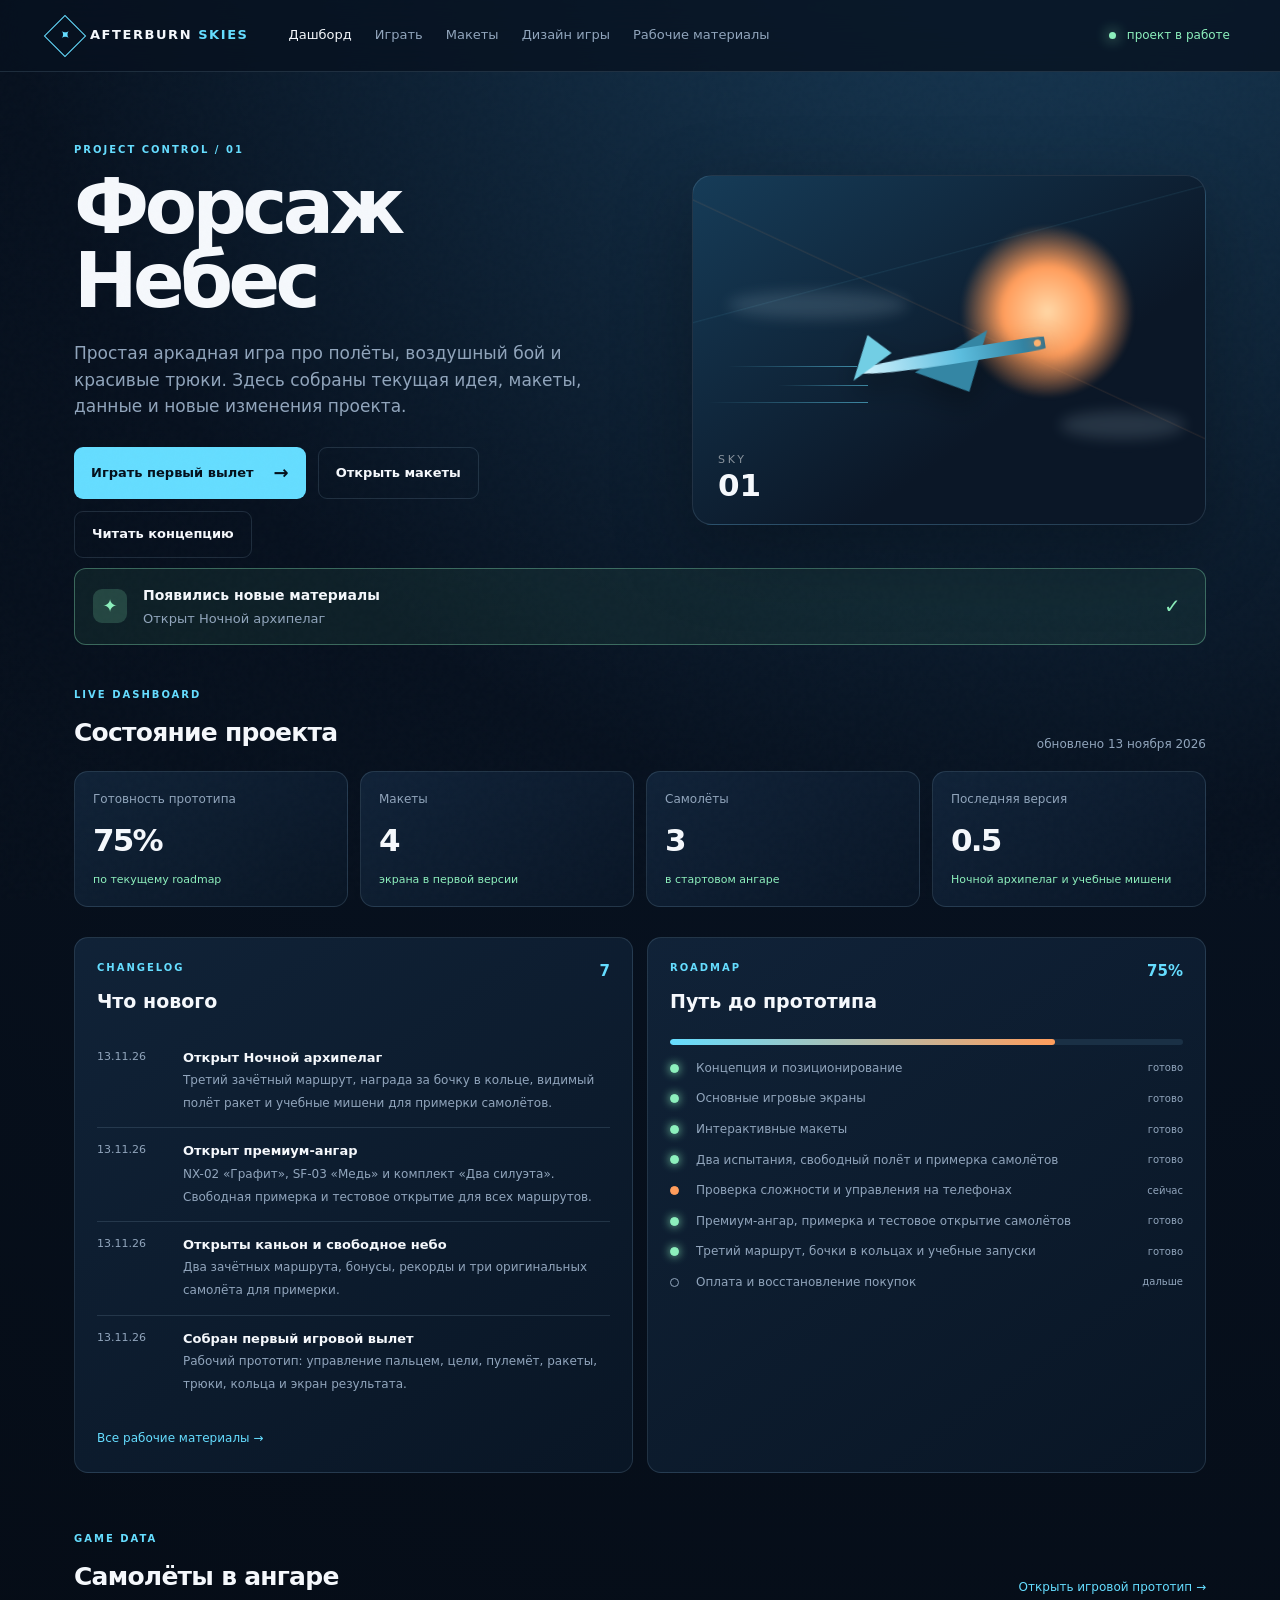
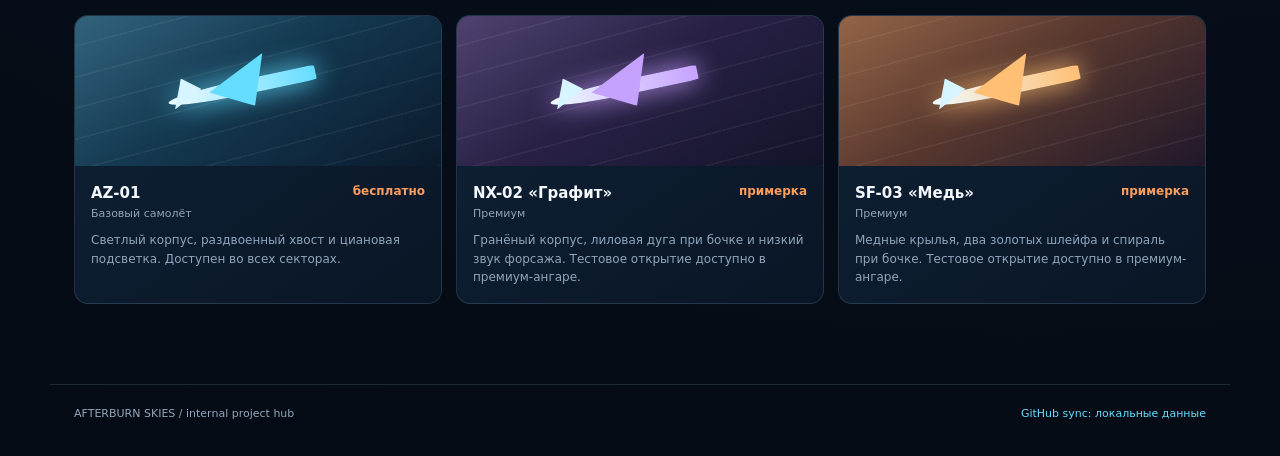
<file: index.html>
<!doctype html>
<html lang="ru">
<head>
  <meta charset="utf-8">
  <meta name="viewport" content="width=device-width, initial-scale=1">
  <meta name="theme-color" content="#07111f">
  <title>Afterburn Skies — командный центр</title>
  <link rel="stylesheet" href="styles.css">
</head>
<body>
  <div class="noise"></div>
  <header class="topbar">
    <a class="brand" href="./"><span class="brand-mark">✦</span><span>AFTERBURN <em>SKIES</em></span></a>
    <nav>
      <a class="active" href="./">Дашборд</a>
      <a href="game/">Играть</a>
      <a href="mockups/">Макеты</a>
      <a href="docs/game-design.md">Дизайн игры</a>
      <a href="docs/working-materials.md">Рабочие материалы</a>
    </nav>
    <div class="status-pill"><span class="status-dot"></span> проект в работе</div>
  </header>

  <main class="shell">
    <section class="hero">
      <div>
        <p class="eyebrow">PROJECT CONTROL / 01</p>
        <h1>Форсаж Небес</h1>
        <p class="hero-copy">Простая аркадная игра про полёты, воздушный бой и красивые трюки. Здесь собраны текущая идея, макеты, данные и новые изменения проекта.</p>
        <div class="hero-actions"><a class="button primary" href="game/">Играть первый вылет <span>→</span></a><a class="button ghost" href="mockups/">Открыть макеты</a><a class="button ghost" href="docs/game-design.md">Читать концепцию</a></div>
      </div>
      <div class="hero-art" aria-label="Декоративная иллюстрация самолёта">
        <div class="sun"></div><div class="cloud cloud-a"></div><div class="cloud cloud-b"></div>
        <div class="plane"><span class="plane-wing"></span><span class="plane-body"></span><span class="plane-tail"></span></div>
        <div class="speed-line line-a"></div><div class="speed-line line-b"></div><div class="speed-line line-c"></div>
        <div class="art-label">SKY<br><strong>01</strong></div>
      </div>
    </section>

    <section id="new" class="notice-panel hidden">
      <div class="notice-icon">✦</div><div><strong id="notice-title">Появились новые материалы</strong><p id="notice-copy">Проверьте список изменений проекта.</p></div><button id="mark-seen" class="icon-button" title="Отметить просмотренным">✓</button>
    </section>

    <section class="section-head"><div><p class="eyebrow">LIVE DASHBOARD</p><h2>Состояние проекта</h2></div><span class="updated" id="last-updated">загрузка данных…</span></section>
    <section class="metrics" id="metrics"></section>

    <section class="grid-2">
      <article class="panel updates-panel"><div class="panel-head"><div><p class="eyebrow">CHANGELOG</p><h3>Что нового</h3></div><span class="count" id="update-count">0</span></div><div id="updates" class="updates-list"></div><a class="text-link" href="docs/working-materials.md">Все рабочие материалы →</a></article>
      <article class="panel roadmap-panel"><div class="panel-head"><div><p class="eyebrow">ROADMAP</p><h3>Путь до прототипа</h3></div><span class="progress-label" id="progress-label">0%</span></div><div class="progress"><span id="progress-bar"></span></div><div id="roadmap" class="roadmap"></div></article>
    </section>

    <section class="section-head compact"><div><p class="eyebrow">GAME DATA</p><h2>Самолёты в ангаре</h2></div><a class="text-link" href="game/">Открыть игровой прототип →</a></section>
    <section id="planes" class="planes-grid"></section>
  </main>

  <footer class="footer"><span>AFTERBURN SKIES / internal project hub</span><span id="api-status">GitHub sync: проверка…</span></footer>
  <script src="app.js"></script>
</body>
</html>
</file>
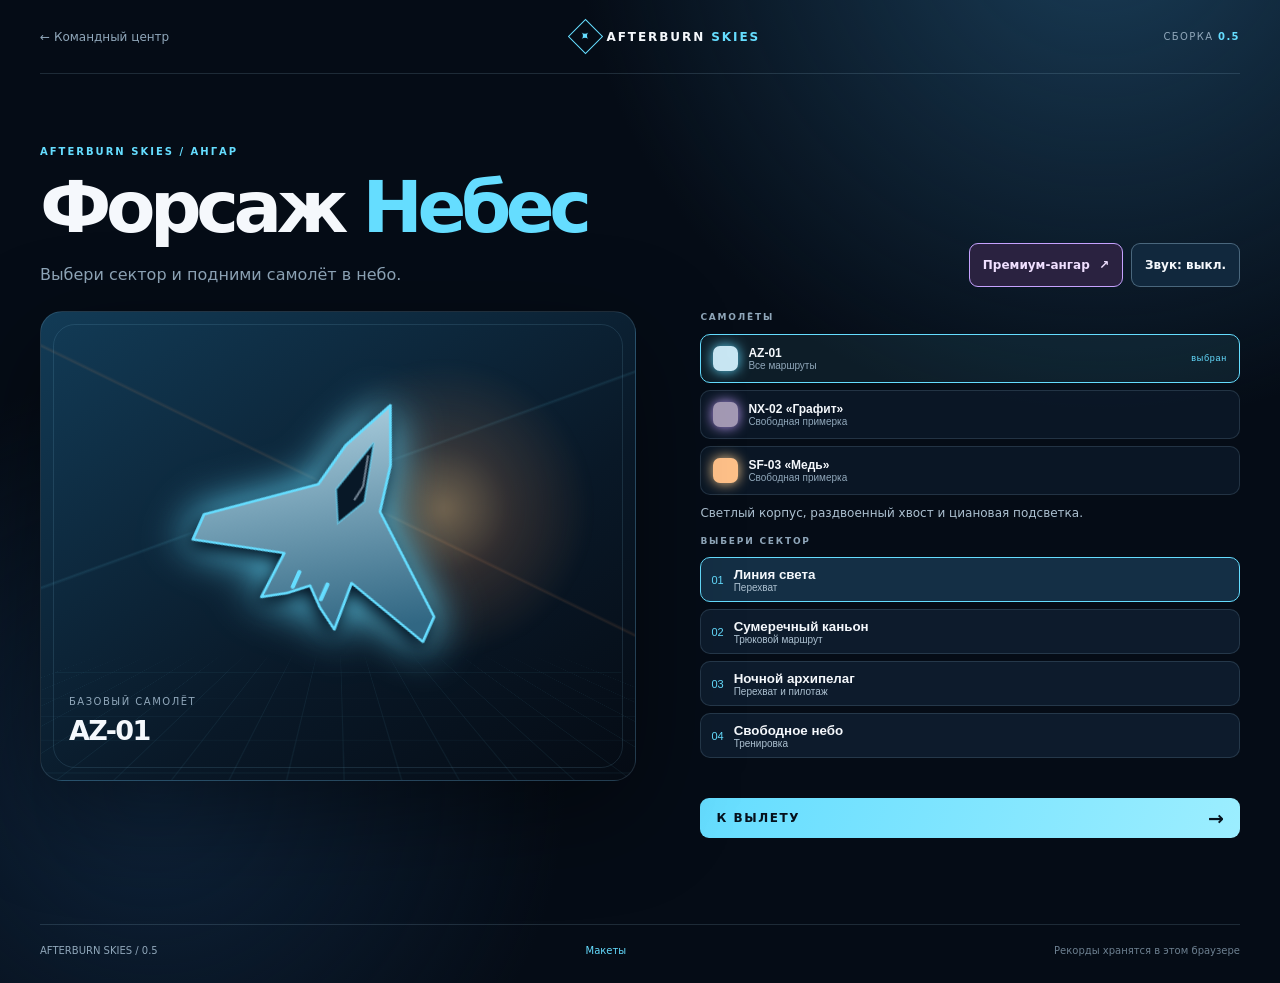
<file: game/index.html>
<!doctype html>
<html lang="ru">
<head>
  <meta charset="utf-8">
  <meta name="viewport" content="width=device-width, initial-scale=1, viewport-fit=cover">
  <meta name="theme-color" content="#07111f">
  <title>Afterburn Skies — Форсаж Небес</title>
  <link rel="stylesheet" href="game.css?v=030">
  <link rel="stylesheet" href="sectors.css?v=050">
  <link rel="stylesheet" href="premium.css?v=050">
</head>
<body>
  <div class="game-shell">
    <header class="game-topbar">
      <a class="back-link" href="../" aria-label="Командный центр">← <span>Командный центр</span></a>
      <div class="game-brand"><span class="brand-spark" aria-hidden="true">✦</span><span>AFTERBURN <b>SKIES</b></span></div>
      <span class="build-label">СБОРКА <b>0.5</b></span>
    </header>
    <main>
      <section id="hangar-screen" class="game-screen active" aria-labelledby="hangar-title">
        <div class="screen-intro">
          <div><p class="eyebrow">AFTERBURN SKIES / АНГАР</p>
          <h1 id="hangar-title">Форсаж <em>Небес</em></h1>
          <p class="screen-lead">Выбери сектор и подними самолёт в небо.</p></div>
          <div class="hangar-actions">
            <button id="shop-button" class="quiet-button shop-entry" type="button">Премиум-ангар <span aria-hidden="true">↗</span></button>
            <button id="sound-button" class="quiet-button" type="button" aria-pressed="false">Звук: выкл.</button>
          </div>
        </div>
        <div class="hangar-layout">
          <div class="hangar-stage" id="hangar-stage">
            <div class="stage-grid"></div><div class="stage-sun"></div>
            <div class="airframe-art" id="airframe-art" aria-hidden="true"></div>
            <div class="stage-caption"><span id="stage-role">БАЗОВЫЙ САМОЛЁТ</span><strong id="stage-name">AZ-01</strong></div>
          </div>
          <div class="hangar-info">
            <p class="select-label" id="planes-label">САМОЛЁТЫ</p>
            <div class="plane-picker" id="plane-picker" role="group" aria-labelledby="planes-label"></div>
            <p id="plane-description" class="selection-copy"></p>
            <p class="select-label" id="sectors-label">ВЫБЕРИ СЕКТОР</p>
            <div class="sector-picker" id="sector-picker" role="group" aria-labelledby="sectors-label"></div>
            <p id="selection-hint" class="selection-copy" role="status"></p>
            <button id="fly-button" class="primary-button" type="button">К ВЫЛЕТУ <span aria-hidden="true">→</span></button>
          </div>
        </div>
      </section>
      <section id="premium-screen" class="game-screen" aria-labelledby="premium-title" hidden>
        <div class="premium-header">
          <button id="premium-back" class="text-button" type="button">← В ангар</button>
          <h1 id="premium-title" tabindex="-1">Премиум-ангар</h1>
          <p class="screen-lead">Выбери силуэт и испытай его в свободном полёте. Открытый самолёт доступен на всех маршрутах с теми же лётными характеристиками.</p>
          <p class="premium-note">Тестовая витрина. Самолёты открываются бесплатно в этом браузере.</p>
        </div>
        <div id="premium-cards" class="premium-cards"></div>
        <div id="premium-bundle" class="premium-bundle"></div>
        <p id="premium-feedback" class="selection-copy" role="status"></p>
      </section>
      <section id="briefing-screen" class="game-screen" aria-labelledby="briefing-title" hidden>
        <div class="briefing-wrap">
          <p class="eyebrow" id="briefing-label"></p>
          <h1 id="briefing-title" tabindex="-1"></h1>
          <p id="briefing-description" class="screen-lead"></p>
          <div class="briefing-card"><span class="mission-icon" aria-hidden="true">◎</span><div><b id="briefing-plane"></b><p id="briefing-controls"></p></div><span id="briefing-time" class="briefing-time"></span></div>
          <div class="briefing-steps" id="briefing-bonuses">✚ Ремонт восстанавливает энергию · ✦ Заряд продлевает серию</div>
          <div class="briefing-actions"><button id="start-mission" class="primary-button" type="button">НАЧАТЬ ВЫЛЕТ <span aria-hidden="true">→</span></button><button id="back-hangar" class="text-button" type="button">← Назад</button></div>
        </div>
      </section>
      <section id="flight-screen" class="game-screen flight-screen" hidden aria-label="Игровой вылет">
        <div class="flight-frame">
          <canvas id="flight-canvas" tabindex="-1" aria-label="Игровое поле: веди самолёт пальцем или стрелками"></canvas>
          <div class="flight-top-hud">
            <div class="hud-block"><span id="flight-sector"></span><b id="flight-title"></b></div>
            <div class="hud-score"><small>ОЧКИ</small><strong id="score-value">0</strong></div>
            <button id="pause-button" class="pause-button" type="button" aria-label="Пауза">Ⅱ</button>
          </div>
          <div class="mission-hud">
            <div class="hud-cell" id="target-hud"><span>ЦЕЛИ</span><b id="target-value"></b></div>
            <div class="hud-cell"><span>КОЛЬЦА</span><b id="ring-value"></b></div>
            <div class="hud-cell" id="time-hud"><span>ВРЕМЯ</span><b id="time-value"></b></div>
            <div class="hud-cell" id="energy-hud"><span>ЭНЕРГИЯ</span><b id="energy-value"></b></div>
            <div class="hud-cell"><span>СЕРИЯ</span><b id="combo-value"></b><small id="combo-time"></small></div>
            <div class="hud-cell" id="leader-hud" hidden><span>ЛИДЕР</span><b id="leader-value"></b></div>
          </div>
          <div id="flight-message" class="flight-message hidden" role="status"><span></span><small></small></div>
          <div class="flight-controls" id="flight-controls">
            <button id="trick-button" class="control-button trick" type="button"><span aria-hidden="true">↻</span><small>ТРЮК</small></button>
            <button id="fire-button" class="control-button fire" type="button"><span aria-hidden="true">●</span><small>ОГОНЬ</small></button>
            <button id="missile-button" class="control-button missile" type="button"><span aria-hidden="true">◈</span><small>РАКЕТА <b id="missile-count">3</b></small></button>
            <button id="end-free" class="quiet-button" type="button" hidden>В АНГАР</button>
          </div>
          <div id="pause-overlay" class="pause-overlay" hidden><div class="pause-card"><p class="eyebrow">ПАУЗА</p><h2>Небо подождёт</h2><button id="resume-button" class="primary-button" type="button">ПРОДОЛЖИТЬ <span aria-hidden="true">→</span></button><button id="quit-button" class="text-button" type="button">В ангар</button></div></div>
        </div>
      </section>
      <section id="result-screen" class="game-screen result-screen" hidden aria-labelledby="result-title">
        <div class="result-wrap">
          <p class="eyebrow" id="result-sector"></p>
          <h1 id="result-title" tabindex="-1"></h1>
          <p id="result-copy" class="screen-lead"></p>
          <div class="result-score"><span>ИТОГОВЫЙ СЧЁТ</span><strong id="result-score"></strong><small id="result-record"></small></div>
          <div class="result-stats">
            <div id="result-target-row"><span>Цели</span><b id="result-targets"></b></div>
            <div><span>Кольца</span><b id="result-rings"></b></div>
            <div><span>Трюки</span><b id="result-tricks"></b></div>
            <div><span>Бочки в кольце</span><b id="result-perfect"></b></div>
            <div><span>Бонусы</span><b id="result-bonuses"></b></div>
          </div>
          <div class="result-actions"><button id="next-sector" class="primary-button" type="button" hidden></button><button id="retry-button" class="quiet-button" type="button">ПОВТОРИТЬ <span aria-hidden="true">↻</span></button><button id="result-hangar" class="text-button" type="button">← В ангар</button></div>
        </div>
      </section>
    </main>
    <footer class="game-footer"><span>AFTERBURN SKIES / 0.5</span><a href="../mockups/">Макеты</a><span id="save-status">Рекорды хранятся в этом браузере</span></footer>
  </div>
  <script src="content.js?v=050"></script>
  <script src="scene.js?v=050"></script>
  <script src="premium.js?v=050"></script>
  <script src="game.js?v=050"></script>
</body>
</html>
</file>
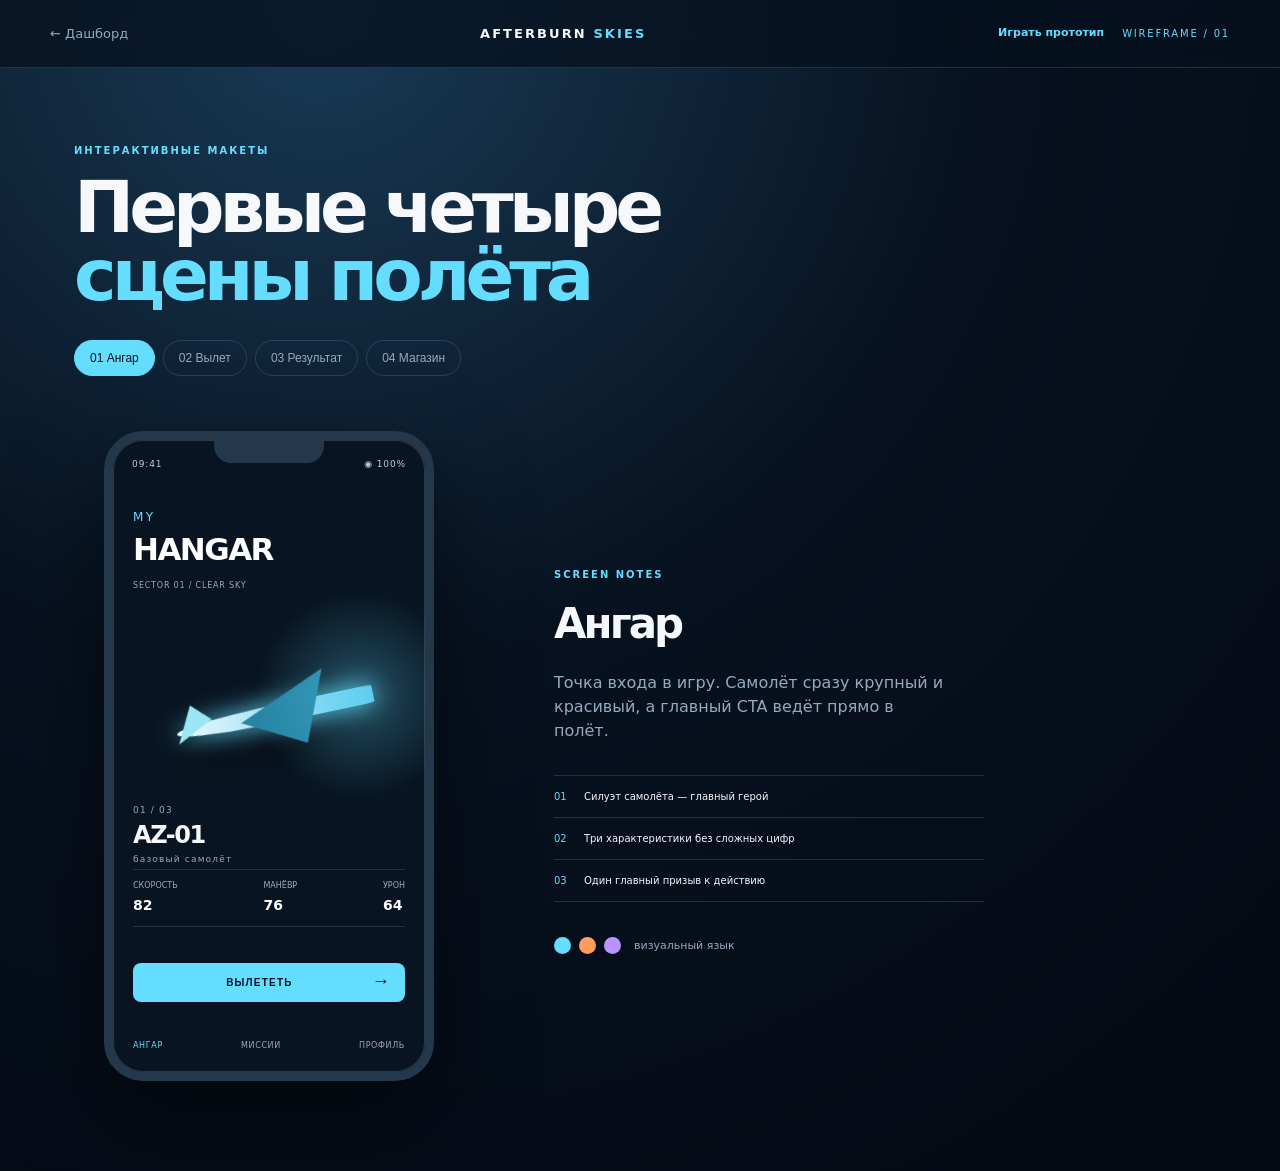
<file: mockups/index.html>
<!doctype html>
<html lang="ru">
<head>
  <meta charset="utf-8"><meta name="viewport" content="width=device-width,initial-scale=1">
  <title>Afterburn Skies — макеты</title><link rel="stylesheet" href="mockups.css"><style>.mock-links{display:flex;align-items:center;gap:18px}.mock-links a{color:#65ddff;text-decoration:none;font-size:11px;font-weight:700}</style>
</head>
<body>
  <header class="mock-top"><a href="../" class="back">← Дашборд</a><div class="mock-brand">AFTERBURN <span>SKIES</span></div><div class="mock-links"><a href="../game/">Играть прототип</a><div class="mock-tag">WIREFRAME / 01</div></div></header>
  <main class="mock-shell">
    <section class="intro"><p>ИНТЕРАКТИВНЫЕ МАКЕТЫ</p><h1>Первые четыре<br><span>сцены полёта</span></h1><div class="tabs"><button class="tab active" data-screen="hangar">01 Ангар</button><button class="tab" data-screen="flight">02 Вылет</button><button class="tab" data-screen="result">03 Результат</button><button class="tab" data-screen="shop">04 Магазин</button></div></section>
    <section class="stage">
      <div class="phone"><div class="phone-notch"></div><div id="hangar" class="screen active-screen">
        <div class="screen-nav"><span>09:41</span><span>◉ 100%</span></div><div class="game-title">MY<br><b>HANGAR</b><small>SECTOR 01 / CLEAR SKY</small></div>
        <div class="hanger-plane blue"><i></i></div><div class="hanger-light"></div><div class="plane-label"><span>01 / 03</span><strong>AZ-01</strong><em>базовый самолёт</em></div>
        <div class="stats"><span>скорость <b>82</b></span><span>манёвр <b>76</b></span><span>урон <b>64</b></span></div><button class="fly-btn" data-screen="flight">ВЫЛЕТЕТЬ <b>→</b></button><div class="bottom-nav"><span class="selected">АНГАР</span><span>МИССИИ</span><span>ПРОФИЛЬ</span></div>
      </div>
      <div id="flight" class="screen flight-screen"><div class="screen-nav"><span>MISSION 01</span><span>02:17</span></div><div class="flight-sky"><div class="sun-dot"></div><div class="flight-cloud c1"></div><div class="flight-cloud c2"></div><div class="target">+<br><b>LOCK</b></div><div class="flight-plane"></div><div class="flight-lines"></div></div><div class="hud"><div><small>ЦЕЛЬ</small><strong>03 / 05</strong></div><div class="energy"><small>ЭНЕРГИЯ</small><span><i></i></span></div></div><div class="controls"><button>↻<small>ТРЮК</small></button><button class="fire">●<small>ОГОНЬ</small></button><button>◈<small>РАКЕТА</small></button></div></div>
      <div id="result" class="screen result-screen"><div class="screen-nav"><span>MISSION COMPLETE</span><span>✦</span></div><div class="result-copy"><p>ВЫЛЕТ 01</p><h2>ЧИСТОЕ<br><span>НЕБО</span></h2><div class="medal">✦</div><strong>12 480</strong><small>ОЧКОВ</small></div><div class="result-row"><span>Сбито целей <b>05</b></span><span>Трюки <b>03</b></span><span>Точность <b>87%</b></span></div><button class="fly-btn" data-screen="hangar">В АНГАР <b>→</b></button></div>
      <div id="shop" class="screen shop-screen"><div class="screen-nav"><span>КОНЦЕПТ</span><span>МАГАЗИН</span></div><div class="shop-head"><p>ВЫБЕРИ СВОЙ СИЛУЭТ</p><h2>PREMIUM<br><span>HANGAR</span></h2></div><div class="shop-plane purple"><i></i></div><div class="shop-card"><div><b>NX-02</b><small>графитовый силуэт</small></div><strong>ПРИМЕРКА</strong></div><button class="fly-btn orange" data-screen="hangar">ПОСМОТРЕТЬ <b>→</b></button></div>
      </div>
      <aside class="notes"><p class="eyebrow">SCREEN NOTES</p><h2 id="note-title">Ангар</h2><p id="note-copy">Точка входа в игру. Самолёт сразу крупный и красивый, а главный CTA ведёт прямо в полёт.</p><div class="note-list" id="note-list"><span>01 <b>Силуэт самолёта — главный герой</b></span><span>02 <b>Три характеристики без сложных цифр</b></span><span>03 <b>Один главный призыв к действию</b></span></div><div class="swatches"><i></i><i></i><i></i><span>визуальный язык</span></div></aside>
    </section>
  </main>
  <script>
    const notes={hangar:['Ангар','Точка входа в игру. Самолёт сразу крупный и красивый, а главный CTA ведёт прямо в полёт.',['Силуэт самолёта — главный герой','Три характеристики без сложных цифр','Один главный призыв к действию']],flight:['Вылет','Игрок видит только небо, цель и три действия: трюк, огонь, ракета. Интерфейс не закрывает обзор.',['Автоприцел помогает начать сразу','Энергия читается одним взглядом','Кнопка трюка доступна большим пальцем']],result:['Результат','После миссии игрок получает короткую эмоциональную награду и сразу понимает, что улучшил.',['Большой результат без таблиц','Три понятных показателя','Повторить или вернуться в ангар']],shop:['Магазин','Премиальные самолёты продаются через образ, звук и особый стиль, а не через обязательную силу.',['Большой предпросмотр','Понятная цена','Без давления и таймеров'] ]};
    function activate(name){document.querySelectorAll('.screen').forEach(x=>x.classList.toggle('active-screen',x.id===name));document.querySelectorAll('.tab').forEach(x=>x.classList.toggle('active',x.dataset.screen===name));let n=notes[name];document.querySelector('#note-title').textContent=n[0];document.querySelector('#note-copy').textContent=n[1];document.querySelector('#note-list').innerHTML=n[2].map((x,i)=>`<span>0${i+1} <b>${x}</b></span>`).join('');window.scrollTo({top:0,behavior:'smooth'})};
    document.querySelectorAll('[data-screen]').forEach(x=>x.addEventListener('click',()=>activate(x.dataset.screen)));
  </script>
</body>
</html>
</file>
<file: styles.css>
:root{--bg:#07111f;--panel:#0d1b2d;--panel2:#12253b;--text:#f5f8fc;--muted:#91a5bc;--line:rgba(157,190,219,.16);--cyan:#65ddff;--orange:#ff9d5c;--green:#8df0bd;--shadow:0 24px 80px rgba(0,0,0,.28)}
*{box-sizing:border-box}html{scroll-behavior:smooth}body{margin:0;background:radial-gradient(circle at 80% -10%,#193e5b 0,#07111f 42%,#050b14 100%);color:var(--text);font:15px/1.55 Inter,ui-sans-serif,system-ui,-apple-system,"Segoe UI",sans-serif;min-height:100vh}.noise{position:fixed;inset:0;pointer-events:none;opacity:.035;background-image:url("data:image/svg+xml,%3Csvg viewBox='0 0 180 180' xmlns='http://www.w3.org/2000/svg'%3E%3Cfilter id='n'%3E%3CfeTurbulence type='fractalNoise' baseFrequency='.9' numOctaves='3' stitchTiles='stitch'/%3E%3C/filter%3E%3Crect width='100%25' height='100%25' filter='url(%23n)' opacity='.5'/%3E%3C/svg%3E")}.topbar{height:72px;border-bottom:1px solid var(--line);display:flex;align-items:center;gap:40px;padding:0 max(24px,calc((100% - 1180px)/2));position:sticky;top:0;z-index:10;background:rgba(7,17,31,.78);backdrop-filter:blur(18px)}.brand{display:flex;align-items:center;gap:10px;color:var(--text);text-decoration:none;font-weight:800;letter-spacing:.12em;font-size:13px;white-space:nowrap}.brand em{font-style:normal;color:var(--cyan)}.brand-mark{display:grid;place-items:center;width:30px;height:30px;border:1px solid var(--cyan);color:var(--cyan);transform:rotate(45deg);font-size:14px}.brand-mark::first-letter{transform:rotate(-45deg)}nav{display:flex;gap:23px;flex:1}nav a{color:var(--muted);text-decoration:none;font-size:13px}nav a:hover,nav a.active{color:var(--text)}.status-pill{font-size:12px;color:var(--green);white-space:nowrap}.status-dot{display:inline-block;width:7px;height:7px;background:var(--green);border-radius:50%;margin-right:7px;box-shadow:0 0 14px var(--green)}.shell{max-width:1180px;margin:auto;padding:70px 24px 80px}.hero{display:grid;grid-template-columns:1.05fr .95fr;min-height:390px;align-items:center;gap:50px}.eyebrow{font-size:10px;letter-spacing:.2em;color:var(--cyan);font-weight:800;margin:0 0 12px}.hero h1{font-size:clamp(42px,7vw,76px);line-height:.98;letter-spacing:-.06em;margin:0 0 22px;max-width:640px}.hero-copy{max-width:540px;color:var(--muted);font-size:17px}.hero-actions{display:flex;gap:12px;margin-top:28px;flex-wrap:wrap}.button{display:inline-flex;align-items:center;gap:20px;padding:12px 17px;border-radius:9px;text-decoration:none;font-weight:750;font-size:13px}.button.primary{background:var(--cyan);color:#04101c}.button.primary span{font-size:18px}.button.ghost{border:1px solid var(--line);color:var(--text)}.hero-art{height:350px;border:1px solid var(--line);border-radius:20px;overflow:hidden;position:relative;background:linear-gradient(145deg,#163c58,#0b1727 65%);box-shadow:var(--shadow)}.hero-art::before{content:"";position:absolute;inset:0;background:linear-gradient(165deg,transparent 30%,rgba(101,221,255,.08) 30.2%,transparent 30.5%),linear-gradient(25deg,transparent 55%,rgba(255,157,92,.09) 55.2%,transparent 55.5%)}.sun{position:absolute;width:175px;height:175px;border-radius:50%;right:70px;top:48px;background:radial-gradient(circle,#ffd7a6 0,#ff9d5c 36%,rgba(255,157,92,0) 70%);filter:blur(2px)}.cloud{position:absolute;height:28px;border-radius:50%;background:rgba(212,241,255,.14);filter:blur(7px)}.cloud-a{width:180px;top:115px;left:35px}.cloud-b{width:125px;top:235px;right:20px}.plane{position:absolute;left:27%;top:40%;width:230px;height:85px;transform:rotate(-9deg);filter:drop-shadow(0 14px 15px rgba(0,0,0,.35))}.plane-body{position:absolute;left:25px;top:36px;width:190px;height:14px;border-radius:100% 20% 20% 100%;background:linear-gradient(90deg,#d7f5ff,#5cbdde 55%,#25708f)}.plane-body::after{content:"";position:absolute;right:4px;top:3px;width:7px;height:7px;border-radius:50%;background:#ffb26f;box-shadow:0 0 12px #ff9d5c}.plane-wing{position:absolute;left:82px;top:22px;width:78px;height:58px;clip-path:polygon(0 52%,100% 0,65% 100%);background:#3486a4}.plane-tail{position:absolute;left:20px;top:8px;width:42px;height:43px;clip-path:polygon(0 100%,100% 50%,50% 0);background:#72cee4}.speed-line{position:absolute;height:1px;background:linear-gradient(90deg,transparent,var(--cyan));opacity:.55}.line-a{width:130px;left:34px;top:190px}.line-b{width:90px;left:85px;top:209px}.line-c{width:160px;left:15px;top:226px}.art-label{position:absolute;bottom:20px;left:25px;color:rgba(255,255,255,.5);font-size:11px;letter-spacing:.25em;line-height:1.2}.art-label strong{font-size:31px;color:var(--text);letter-spacing:0}.notice-panel{display:flex;align-items:center;gap:16px;border:1px solid rgba(141,240,189,.35);background:rgba(50,108,86,.18);border-radius:12px;padding:15px 18px;margin:10px 0 42px}.notice-panel.hidden{display:none}.notice-icon{width:34px;height:34px;display:grid;place-items:center;border-radius:9px;background:rgba(141,240,189,.18);color:var(--green);font-size:18px}.notice-panel strong{font-size:14px}.notice-panel p{margin:2px 0 0;color:var(--muted);font-size:13px}.icon-button{margin-left:auto;border:0;background:transparent;color:var(--green);font-size:20px;cursor:pointer}.section-head{display:flex;justify-content:space-between;align-items:end;margin:25px 0 18px}.section-head.compact{margin-top:58px}.section-head h2{margin:0;font-size:25px;letter-spacing:-.03em}.updated{color:var(--muted);font-size:12px}.metrics{display:grid;grid-template-columns:repeat(4,1fr);gap:12px;margin-bottom:30px}.metric,.panel,.plane-card{background:linear-gradient(145deg,rgba(18,37,59,.9),rgba(10,23,39,.9));border:1px solid var(--line);border-radius:14px}.metric{padding:18px}.metric .label{color:var(--muted);font-size:12px}.metric .value{font-size:31px;font-weight:800;letter-spacing:-.06em;margin:7px 0}.metric .meta{font-size:11px;color:var(--green)}.grid-2{display:grid;grid-template-columns:1fr 1fr;gap:14px}.panel{padding:22px;min-height:270px}.panel-head{display:flex;justify-content:space-between;align-items:start}.panel-head h3{margin:0;font-size:19px}.count,.progress-label{color:var(--cyan);font-weight:800}.updates-list{margin:18px 0}.update{display:flex;gap:12px;padding:13px 0;border-top:1px solid var(--line)}.update:first-child{border-top:0}.update-date{color:var(--muted);font-size:11px;min-width:74px}.update strong{display:block;font-size:13px}.update span{color:var(--muted);font-size:12px}.text-link{color:var(--cyan);font-size:12px;text-decoration:none}.progress{height:6px;background:#1a3045;border-radius:10px;margin:22px 0 14px;overflow:hidden}.progress span{display:block;height:100%;background:linear-gradient(90deg,var(--cyan),var(--orange));border-radius:inherit;transition:width .5s}.roadmap{display:grid;gap:12px}.roadmap-row{display:grid;grid-template-columns:16px 1fr auto;align-items:center;gap:10px;font-size:12px}.roadmap-row i{width:9px;height:9px;border:1px solid var(--muted);border-radius:50%}.roadmap-row.done i{background:var(--green);border-color:var(--green);box-shadow:0 0 10px var(--green)}.roadmap-row.current i{background:var(--orange);border-color:var(--orange)}.roadmap-row span{color:var(--muted)}.roadmap-row b{font-size:10px;color:var(--muted);font-weight:500}.planes-grid{display:grid;grid-template-columns:repeat(3,1fr);gap:14px}.plane-card{padding:0;overflow:hidden}.plane-visual{height:150px;position:relative;background:var(--plane-bg);overflow:hidden}.plane-visual::before{content:"";position:absolute;inset:0;background:linear-gradient(145deg,rgba(255,255,255,.1),transparent 45%),repeating-linear-gradient(165deg,transparent 0 28px,rgba(255,255,255,.06) 29px 30px)}.mini-plane{position:absolute;left:25%;top:43%;width:150px;height:15px;background:linear-gradient(90deg,#effaff,var(--plane-color));border-radius:100% 15% 15% 100%;transform:rotate(-12deg);box-shadow:0 0 26px var(--plane-color)}.mini-plane::before{content:"";position:absolute;left:42px;top:-22px;width:60px;height:50px;clip-path:polygon(0 55%,100% 0,70% 100%);background:var(--plane-color)}.mini-plane::after{content:"";position:absolute;left:5px;top:-14px;width:30px;height:29px;clip-path:polygon(0 100%,100% 50%,40% 0);background:#d7f5ff}.plane-info{padding:16px}.plane-top{display:flex;justify-content:space-between;gap:8px}.plane-name{font-weight:800}.plane-type{color:var(--muted);font-size:11px}.plane-price{color:var(--orange);font-weight:800;font-size:12px}.plane-info p{margin:9px 0 0;color:var(--muted);font-size:12px}.footer{max-width:1180px;margin:auto;padding:20px 24px 34px;border-top:1px solid var(--line);display:flex;justify-content:space-between;color:var(--muted);font-size:11px}.footer span:last-child{color:var(--cyan)}
@media(max-width:820px){.topbar{gap:18px;padding:0 18px}.topbar nav{display:none}.shell{padding:45px 18px}.hero{grid-template-columns:1fr;gap:28px}.hero-art{height:270px}.metrics{grid-template-columns:repeat(2,1fr)}.grid-2{grid-template-columns:1fr}.planes-grid{grid-template-columns:1fr 1fr}}@media(max-width:500px){.status-pill{display:none}.hero h1{font-size:48px}.metrics,.planes-grid{grid-template-columns:1fr}.footer{display:block}.footer span{display:block;margin-bottom:8px}}
</file>
<file: game/game.css>
:root{--bg:#050c16;--panel:#0d1b2c;--panel-2:#12283d;--text:#f5f8fc;--muted:#90a7ba;--line:rgba(164,205,229,.16);--cyan:#65ddff;--orange:#ff9d5c;--green:#8df0bd;--danger:#ff7f73;--purple:#b993ff;--shadow:0 30px 100px rgba(0,0,0,.42)}
*{box-sizing:border-box}html{background:var(--bg);scroll-behavior:smooth}body{margin:0;min-width:320px;background:radial-gradient(circle at 86% -10%,#1a3e59 0,transparent 34%),radial-gradient(circle at 12% 80%,#0e233a 0,transparent 30%),var(--bg);color:var(--text);font:15px/1.5 Inter,ui-sans-serif,system-ui,-apple-system,"Segoe UI",sans-serif}.game-shell{max-width:1260px;margin:auto;padding:0 30px}.game-topbar{height:74px;display:flex;align-items:center;gap:28px;border-bottom:1px solid var(--line);position:relative;z-index:4}.back-link{color:var(--muted);text-decoration:none;font-size:12px;transition:color .2s}.back-link:hover{color:var(--cyan)}.game-brand{display:flex;align-items:center;gap:9px;margin:auto;font-size:12px;letter-spacing:.16em;font-weight:800}.game-brand b{color:var(--cyan)}.brand-spark{display:grid;place-items:center;width:25px;height:25px;border:1px solid var(--cyan);color:var(--cyan);font-size:13px;transform:rotate(45deg)}.build-label{font-size:10px;letter-spacing:.14em;color:var(--muted);white-space:nowrap}.build-label b{color:var(--cyan);font-weight:700}.game-screen{padding:70px 0 86px;min-height:calc(100vh - 132px)}.game-screen[hidden]{display:none}.eyebrow,.section-kicker,.select-label{color:var(--cyan);font-size:10px;font-weight:800;letter-spacing:.2em;margin:0 0 12px}.screen-intro{display:flex;justify-content:space-between;align-items:end;gap:30px;margin-bottom:35px}.screen-intro h1,.briefing-wrap h1,.result-wrap h1{font-size:clamp(45px,7vw,82px);line-height:.92;letter-spacing:-.075em;margin:0 0 19px}.screen-intro h1 em,.briefing-wrap h1 em,.result-wrap h1 em{font-style:normal;color:var(--cyan)}.screen-lead{max-width:550px;color:var(--muted);font-size:16px;margin:0}.pilot-chip{display:flex;align-items:center;gap:10px;padding:9px 13px;border:1px solid var(--line);border-radius:11px;background:rgba(18,40,61,.55);white-space:nowrap}.pilot-avatar{display:grid;place-items:center;width:31px;height:31px;border-radius:9px;background:var(--cyan);color:#06101b;font-weight:900}.pilot-chip b,.pilot-chip small{display:block}.pilot-chip b{font-size:9px;letter-spacing:.15em}.pilot-chip small{color:var(--muted);font-size:10px;margin-top:1px}.hangar-layout{display:grid;grid-template-columns:minmax(0,1.05fr) minmax(370px,.95fr);gap:70px;align-items:center}.hangar-stage{height:510px;position:relative;overflow:hidden;border:1px solid var(--line);border-radius:22px;background:linear-gradient(145deg,#123b56 0,#091827 62%,#050b14 100%);box-shadow:var(--shadow)}.hangar-stage:before{content:"";position:absolute;inset:0;background:linear-gradient(160deg,transparent 40%,rgba(101,221,255,.1) 40.3%,transparent 40.7%),linear-gradient(26deg,transparent 57%,rgba(255,157,92,.11) 57.3%,transparent 57.7%)}.stage-grid{position:absolute;inset:40% -20% -35%;opacity:.38;background-image:linear-gradient(rgba(101,221,255,.16) 1px,transparent 1px),linear-gradient(90deg,rgba(101,221,255,.16) 1px,transparent 1px);background-size:42px 42px;transform:perspective(250px) rotateX(58deg);mask-image:linear-gradient(to bottom,transparent,#000 20%,#000)}.stage-sun{position:absolute;width:300px;height:300px;right:7%;top:10%;border-radius:50%;background:radial-gradient(circle,rgba(255,198,127,.42) 0,rgba(255,157,92,.16) 30%,transparent 70%);filter:blur(5px)}.stage-glow{position:absolute;width:440px;height:180px;left:22%;top:31%;border-radius:50%;background:radial-gradient(ellipse,rgba(101,221,255,.22),transparent 65%);filter:blur(6px)}.stage-scan{position:absolute;inset:0;pointer-events:none;background:linear-gradient(transparent,rgba(101,221,255,.12),transparent);height:140px;animation:scan 7s linear infinite}@keyframes scan{0%{transform:translateY(-160px)}100%{transform:translateY(580px)}}.showcase-plane{position:absolute;left:20%;top:40%;width:340px;height:28px;border-radius:100% 16% 16% 100%;background:linear-gradient(90deg,#effaff 0,#94e6f6 40%,#2583a3 100%);transform:rotate(-11deg);filter:drop-shadow(0 20px 14px rgba(0,0,0,.5));box-shadow:0 0 28px rgba(101,221,255,.62)}.showcase-plane .wing{position:absolute;left:104px;top:-52px;width:155px;height:116px;clip-path:polygon(0 53%,100% 0,67% 100%);background:linear-gradient(150deg,#46a6c2,#17647f)}.showcase-plane .tail{position:absolute;left:8px;top:-31px;width:75px;height:66px;clip-path:polygon(0 100%,100% 50%,42% 0);background:#9ae6f5}.showcase-plane .cockpit{position:absolute;left:152px;top:-7px;width:68px;height:22px;clip-path:polygon(0 100%,35% 0,100% 100%);background:#061a2a;box-shadow:0 0 12px rgba(101,221,255,.8)}.showcase-plane .engine{position:absolute;right:-10px;top:8px;width:20px;height:12px;border-radius:50%;background:var(--orange);box-shadow:0 0 24px 8px rgba(255,157,92,.55)}.stage-caption{position:absolute;left:28px;bottom:27px}.stage-caption span,.stage-caption small{display:block;color:var(--muted);font-size:10px;letter-spacing:.15em}.stage-caption strong{display:block;font-size:27px;letter-spacing:-.06em;margin:2px 0}.stage-index{position:absolute;right:30px;top:29px;font-size:28px;font-weight:800;letter-spacing:-.08em}.stage-index span{font-size:11px;color:var(--muted);letter-spacing:0}.hangar-info{min-width:0}.plane-heading{display:flex;justify-content:space-between;gap:15px;align-items:start;margin-bottom:25px}.plane-heading h2{font-size:35px;letter-spacing:-.06em;line-height:1;margin:0 0 8px}.plane-heading p{color:var(--muted);font-size:13px;margin:0;max-width:300px}.free-tag{padding:5px 8px;border-radius:6px;background:rgba(141,240,189,.12);color:var(--green);font-size:10px;font-weight:800;letter-spacing:.14em}.stat-grid{display:grid;grid-template-columns:repeat(3,1fr);gap:9px;margin-bottom:28px}.stat-grid div{padding:12px 13px;border:1px solid var(--line);border-radius:10px;background:rgba(18,40,61,.45)}.stat-grid span{display:block;color:var(--muted);font-size:10px;text-transform:uppercase;letter-spacing:.08em}.stat-grid b{display:block;font-size:25px;letter-spacing:-.06em;margin-top:3px}.select-label{color:var(--muted);font-size:9px;margin-bottom:9px}.plane-picker{display:grid;gap:8px;margin-bottom:20px}.plane-choice{display:grid;grid-template-columns:25px 1fr auto;align-items:center;gap:10px;width:100%;padding:11px 12px;border:1px solid var(--line);border-radius:10px;background:rgba(13,27,44,.72);color:var(--text);text-align:left;cursor:pointer;transition:border-color .2s,transform .2s,background .2s}.plane-choice:hover:not(.locked),.plane-choice.active{border-color:var(--cyan);background:rgba(101,221,255,.08)}.plane-choice:hover:not(.locked){transform:translateX(3px)}.plane-choice b,.plane-choice small{display:block}.plane-choice b{font-size:12px}.plane-choice small{color:var(--muted);font-size:10px}.plane-choice em{font-style:normal;color:var(--cyan);font-size:9px;letter-spacing:.08em}.plane-choice.locked{opacity:.66;cursor:pointer}.plane-choice.locked em{color:var(--orange)}.choice-swatch{width:25px;height:25px;border-radius:7px;display:block;box-shadow:0 0 13px currentColor}.choice-swatch.raptor{background:linear-gradient(135deg,#effaff,#2c96b9);color:var(--cyan)}.choice-swatch.vanta{background:linear-gradient(135deg,#e8d8ff,#5f3e94);color:var(--purple)}.choice-swatch.solaris{background:linear-gradient(135deg,#fff0b4,#d7683e);color:var(--orange)}.primary-button{display:flex;align-items:center;justify-content:space-between;gap:20px;width:100%;padding:14px 16px;border:0;border-radius:9px;background:var(--cyan);color:#06111c;font:800 12px/1 Inter,system-ui,sans-serif;letter-spacing:.13em;cursor:pointer;transition:transform .2s,box-shadow .2s;background:linear-gradient(110deg,var(--cyan),#9ceeff)}.primary-button span{font-size:19px;line-height:10px;letter-spacing:0}.primary-button:hover{transform:translateY(-2px);box-shadow:0 12px 25px -12px var(--cyan)}.fair-note{display:flex;gap:7px;align-items:start;color:var(--muted);font-size:11px;margin:14px 0 0}.fair-note i{font-style:normal;color:var(--orange)}.briefing-wrap,.result-wrap{max-width:770px;margin:0 auto;padding-top:35px}.briefing-card{display:grid;grid-template-columns:auto 1fr auto;gap:16px;align-items:start;margin-top:35px;padding:20px;border:1px solid var(--line);border-radius:15px;background:linear-gradient(135deg,rgba(18,51,76,.85),rgba(13,27,44,.68));box-shadow:var(--shadow)}.mission-icon{display:grid;place-items:center;width:45px;height:45px;border:1px solid var(--cyan);border-radius:12px;color:var(--cyan);font-size:25px}.briefing-card b{font-size:12px;letter-spacing:.1em}.briefing-card p{color:var(--muted);font-size:13px;margin:7px 0 0}.briefing-card strong{color:var(--text)}.briefing-time{font-size:22px;font-weight:800;line-height:.9;color:var(--orange);text-align:right}.briefing-time small{font-size:8px;letter-spacing:.14em;color:var(--muted)}.briefing-steps{display:flex;gap:14px;flex-wrap:wrap;margin:23px 0 34px}.briefing-steps span{color:var(--muted);font-size:12px}.briefing-steps b{color:var(--cyan);margin-right:5px}.briefing-actions{display:grid;gap:12px;max-width:320px}.text-button{border:0;background:transparent;color:var(--muted);font:12px Inter,system-ui,sans-serif;cursor:pointer;text-align:left;padding:5px 0}.text-button:hover{color:var(--text)}.flight-screen{padding:0;margin:0 -30px;min-height:calc(100vh - 132px)}.flight-frame{height:calc(100vh - 132px);min-height:620px;position:relative;overflow:hidden;background:#122f42}.flight-frame canvas{display:block;width:100%;height:100%;touch-action:none}.flight-top-hud{position:absolute;top:24px;left:28px;right:28px;display:grid;grid-template-columns:1fr auto 1fr;align-items:start;pointer-events:none}.hud-block span,.hud-score small{display:block;color:rgba(255,255,255,.68);font-size:9px;letter-spacing:.17em}.hud-block b{display:block;font-size:13px;margin-top:3px}.hud-score{text-align:center}.hud-score strong{display:block;font-size:27px;letter-spacing:-.07em;text-shadow:0 3px 15px rgba(0,0,0,.35)}.pause-button{justify-self:end;pointer-events:auto;width:37px;height:37px;border:1px solid rgba(255,255,255,.5);border-radius:50%;background:rgba(4,12,22,.25);color:#fff;font-size:12px;cursor:pointer}.mission-hud{position:absolute;left:28px;right:28px;top:90px;display:flex;gap:22px;align-items:end;max-width:470px}.target-counter span,.meter-label span{display:block;color:rgba(255,255,255,.68);font-size:8px;letter-spacing:.16em}.target-counter b{display:block;font-size:21px;line-height:1.1}.energy-meter,.combo-meter{width:130px}.meter-label{display:flex;justify-content:space-between;gap:6px}.meter-label b{font-size:10px}.meter{height:5px;border-radius:8px;background:rgba(255,255,255,.24);margin-top:6px;overflow:hidden}.meter i{display:block;height:100%;width:100%;border-radius:inherit;background:var(--green);transition:width .25s}.combo-meter .meter i{background:var(--orange);width:0}.flight-message{position:absolute;left:50%;top:40%;transform:translate(-50%,-50%);text-align:center;text-shadow:0 4px 20px rgba(0,0,0,.35);pointer-events:none;transition:opacity .3s}.flight-message.hidden{opacity:0}.flight-message span{display:block;font-size:17px;font-weight:800;letter-spacing:.18em}.flight-message small{display:block;color:rgba(255,255,255,.78);font-size:11px;margin-top:7px}.flight-controls{position:absolute;left:28px;right:28px;bottom:38px;display:flex;justify-content:space-between;align-items:end;pointer-events:none}.control-button{pointer-events:auto;width:68px;height:68px;border:1px solid rgba(255,255,255,.65);border-radius:50%;background:rgba(5,15,26,.33);color:#fff;cursor:pointer;touch-action:none;box-shadow:0 12px 35px rgba(0,0,0,.22);transition:transform .15s,background .15s}.control-button:active,.control-button.active{transform:scale(.94);background:rgba(101,221,255,.24)}.control-button span{display:block;font-size:23px;line-height:23px}.control-button small{display:block;font-size:8px;letter-spacing:.12em;margin-top:3px}.control-button.fire{width:88px;height:88px;background:rgba(255,123,101,.82);border:0;color:#1a0b09;box-shadow:0 0 35px rgba(255,123,101,.28)}.control-button.fire span{font-size:27px}.control-button.missile span{color:var(--cyan)}.control-button.missile small b{color:var(--orange);margin-left:3px}.flight-hint{position:absolute;left:50%;bottom:17px;transform:translateX(-50%);color:rgba(255,255,255,.62);font-size:10px;pointer-events:none}.flight-hint b{color:#fff}.pause-overlay{position:absolute;inset:0;display:grid;place-items:center;background:rgba(2,8,16,.68);backdrop-filter:blur(8px)}.pause-overlay[hidden]{display:none}.pause-card{width:min(360px,calc(100% - 40px));padding:28px;border:1px solid var(--line);border-radius:17px;background:rgba(10,26,43,.94);box-shadow:var(--shadow)}.pause-card h2{font-size:31px;letter-spacing:-.07em;margin:0 0 24px}.result-top{display:flex;justify-content:space-between;gap:30px;align-items:start}.result-medal{display:grid;place-items:center;width:108px;height:108px;border:1px solid var(--orange);border-radius:50%;color:var(--orange);font-size:49px;box-shadow:0 0 45px rgba(255,157,92,.2);flex:0 0 auto}.result-medal small{display:block;font-size:12px;letter-spacing:.2em}.result-score{margin:42px 0 28px;padding:19px 0;border-top:1px solid var(--line);border-bottom:1px solid var(--line)}.result-score span,.result-score small{display:block;color:var(--muted);font-size:10px;letter-spacing:.16em}.result-score strong{display:block;font-size:62px;line-height:1;letter-spacing:-.08em;margin:4px 0}.result-stats{display:grid;grid-template-columns:repeat(4,1fr);gap:10px}.result-stats div{padding:13px;border:1px solid var(--line);border-radius:10px;background:rgba(18,40,61,.38)}.result-stats span{display:block;color:var(--muted);font-size:10px}.result-stats b{display:block;font-size:24px;letter-spacing:-.06em;margin-top:4px}.result-actions{max-width:320px;display:grid;gap:11px;margin-top:34px}.toast{position:fixed;z-index:20;left:50%;bottom:25px;transform:translate(-50%,20px);opacity:0;pointer-events:none;padding:10px 14px;border:1px solid rgba(101,221,255,.45);border-radius:9px;background:rgba(6,17,30,.95);color:var(--text);font-size:12px;box-shadow:var(--shadow);transition:opacity .25s,transform .25s}.toast.show{opacity:1;transform:translate(-50%,0)}.game-footer{display:flex;justify-content:space-between;gap:18px;border-top:1px solid var(--line);padding:18px 0 25px;color:var(--muted);font-size:10px}.game-footer a{color:var(--cyan);text-decoration:none}.game-footer span:last-child{color:rgba(144,167,186,.75)}
@media(max-width:900px){.game-shell{padding:0 20px}.hangar-layout{grid-template-columns:1fr;gap:38px}.hangar-stage{height:430px}.hangar-info{max-width:620px;margin:auto;width:100%}.flight-screen{margin:0 -20px}.game-topbar{gap:16px}.game-brand{margin:auto}.screen-intro{align-items:start;flex-direction:column}.pilot-chip{align-self:flex-start}}
@media(max-width:600px){.game-topbar{height:62px}.back-link{font-size:0}.back-link:before{content:'←';font-size:18px;color:var(--muted)}.game-brand{font-size:10px}.build-label{font-size:8px}.game-screen{padding:46px 0 60px}.screen-intro h1,.briefing-wrap h1,.result-wrap h1{font-size:51px}.screen-lead{font-size:14px}.hangar-stage{height:360px;border-radius:16px}.showcase-plane{left:13%;top:39%;transform:scale(.77) rotate(-11deg)}.stage-caption{left:18px;bottom:20px}.stage-index{right:19px;top:20px;font-size:22px}.plane-heading h2{font-size:30px}.briefing-card{grid-template-columns:auto 1fr}.briefing-time{grid-column:2;text-align:left}.flight-frame{height:calc(100vh - 62px);min-height:620px}.flight-top-hud{top:17px;left:17px;right:17px}.mission-hud{left:17px;right:17px;top:78px;gap:14px}.energy-meter,.combo-meter{width:102px}.flight-controls{left:17px;right:17px;bottom:36px}.control-button{width:60px;height:60px}.control-button.fire{width:78px;height:78px}.flight-hint{bottom:16px;font-size:9px}.result-top{gap:14px}.result-medal{width:78px;height:78px;font-size:34px}.result-score strong{font-size:52px}.result-stats{grid-template-columns:repeat(2,1fr)}.game-footer{display:block}.game-footer span,.game-footer a{display:block;margin-top:6px}}
@media(prefers-reduced-motion:reduce){*,*:before,*:after{animation:none!important;transition:none!important}}
html,body{overflow-x:hidden}
.flight-top-hud,.mission-hud{filter:drop-shadow(0 5px 16px rgba(0,0,0,.18))}.hud-block,.hud-score{padding:9px 12px;border:1px solid rgba(255,255,255,.16);border-radius:11px;background:rgba(4,14,25,.2);backdrop-filter:blur(8px)}.hud-score{padding-inline:18px}.mission-hud>div{padding:9px 11px;border:1px solid rgba(255,255,255,.14);border-radius:10px;background:rgba(4,14,25,.18);backdrop-filter:blur(8px)}.flight-message{padding:11px 18px;border:1px solid rgba(255,255,255,.28);border-radius:999px;background:rgba(5,17,28,.28);backdrop-filter:blur(8px)}.flight-message span{font-size:14px}.flight-message small{margin-top:2px}.control-button{background:radial-gradient(circle at 36% 28%,rgba(255,255,255,.17),rgba(5,15,26,.36) 60%)}.control-button.fire{background:radial-gradient(circle at 36% 26%,#ffcf9b,#ff806c 58%,#b44f55);color:#210d0a}.result-screen{background:radial-gradient(circle at 78% 12%,rgba(255,157,92,.18),transparent 27%),radial-gradient(circle at 16% 80%,rgba(101,221,255,.12),transparent 32%),linear-gradient(145deg,#132b43,#050b14 72%)}.result-wrap{position:relative}.result-wrap:before{content:"";position:absolute;right:3%;top:4%;width:210px;height:210px;border:1px solid rgba(255,157,92,.25);border-radius:50%;box-shadow:0 0 0 16px rgba(255,157,92,.035),0 0 0 34px rgba(255,157,92,.025);pointer-events:none}.result-medal{position:relative;background:radial-gradient(circle,rgba(255,157,92,.12),transparent 68%);animation:medal-pulse 3s ease-in-out infinite}@keyframes medal-pulse{50%{box-shadow:0 0 55px rgba(255,157,92,.34);transform:translateY(-3px)}}.result-score strong{color:var(--text);text-shadow:0 0 30px rgba(101,221,255,.22)}.result-stats div{transition:border-color .2s,transform .2s}.result-stats div:hover{border-color:rgba(101,221,255,.45);transform:translateY(-2px)}@media(max-width:600px){.result-wrap:before{right:-12%;top:1%;width:150px;height:150px;opacity:.65}.result-top{position:relative;z-index:1}.result-top>div:first-child{padding-right:88px}.result-top h1{font-size:40px;max-width:220px}.result-medal{position:absolute;right:0;top:0;margin-top:0}.flight-message{padding:9px 14px}.flight-message span{font-size:11px}.flight-message small{font-size:9px}}
</file>
<file: game/sectors.css>
body{min-width:0}
[hidden]{display:none!important}
button:focus-visible,a:focus-visible{outline:2px solid var(--cyan);outline-offset:4px}
.screen-intro h1,.briefing-wrap h1,.result-wrap h1{font-size:clamp(37px,7vw,72px);line-height:1.02;overflow-wrap:anywhere}
.screen-intro{margin-bottom:24px}
.hangar-layout{gap:clamp(22px,5vw,65px);align-items:start}
.hangar-stage{height:clamp(260px,44vw,470px);isolation:isolate}
.hangar-stage:after{content:"";position:absolute;inset:12px;border:1px solid rgba(145,213,245,.13);border-radius:inherit;pointer-events:none}
.airframe-art{position:absolute;left:50%;top:45%;width:min(76%,340px);transform:translate(-50%,-50%) rotate(24deg) scaleX(1.12);filter:drop-shadow(0 8px 8px #041322) drop-shadow(0 0 20px var(--airframe-glow,#65ddff))}
.plane-picker,.sector-picker{display:grid;gap:7px;margin-bottom:9px}
.plane-choice,.sector-choice{min-height:45px;touch-action:manipulation}
.sector-choice{display:grid;grid-template-columns:auto minmax(0,1fr) auto;gap:10px;align-items:center;color:var(--text);text-align:left;padding:8px 10px;border-radius:10px;background:var(--panel);border:1px solid var(--line);cursor:pointer}
.sector-choice:hover,.sector-choice.active{border-color:var(--cyan);background:#142f45}
.sector-choice>span:first-child{color:var(--cyan);font-size:11px}.sector-choice b,.sector-choice small{display:block}.sector-choice small,.sector-choice>span:last-child{font-size:10px;color:#adc1d1}
.selection-copy{margin:0 0 13px;color:#adc1d1;font-size:12px;min-height:1.5em}
.quiet-button{border:1px solid rgba(180,221,244,.35);background:#11283d;color:var(--text);padding:10px 13px;border-radius:9px;min-height:44px;font:700 12px system-ui;cursor:pointer;white-space:nowrap}
.briefing-time{white-space:nowrap}.briefing-card{min-width:0}.briefing-steps{font-size:12px;color:#adc1d1}
body.in-flight .game-topbar,body.in-flight .game-footer{display:none}
.flight-screen{padding:0!important}
.flight-frame{height:100vh;height:100dvh;min-height:0}
.flight-top-hud{top:max(10px,env(safe-area-inset-top));left:12px;right:12px;gap:6px;grid-template-columns:minmax(0,1fr) auto auto}
.hud-block,.hud-score{background:rgba(5,15,29,.77);padding:5px 8px;min-width:0}
.hud-block b{font-size:12px;margin:0}.hud-score strong{font-size:19px}
.pause-button{height:44px;width:44px;background:#102333}
.mission-hud{top:calc(max(10px,env(safe-area-inset-top)) + 56px);left:12px;right:12px;gap:4px;align-items:stretch;pointer-events:none}
.mission-hud .hud-cell{padding:4px 5px;min-width:0;flex:1;background:rgba(5,15,29,.77);text-align:center}
.hud-cell span,.hud-cell b{display:block;white-space:nowrap}
.hud-cell span{font-size:8px;color:#d2e7f4}.hud-cell b{font-size:13px;font-variant-numeric:tabular-nums}
.hud-cell small{display:block;color:#ffdb9e;font-size:9px;line-height:1;white-space:nowrap;font-variant-numeric:tabular-nums}
.flight-controls{left:12px;right:12px;bottom:max(10px,env(safe-area-inset-bottom))}
.flight-controls .quiet-button{pointer-events:auto;align-self:end}
.training-controls{display:grid;grid-template-columns:1fr auto 1fr;justify-items:center;row-gap:6px}
.training-controls .quiet-button{grid-column:1/-1;justify-self:end;min-height:36px;padding:7px 10px}
.flight-message{max-width:calc(100% - 30px);width:max-content;top:32%;background:rgba(5,17,28,.76)}
.flight-message.hidden{visibility:hidden}
.control-button:disabled{opacity:.52;cursor:default}
.pause-overlay{z-index:3}.pause-card .text-button,.result-actions .text-button,.briefing-actions .text-button{min-height:44px}
.result-screen{padding-inline:clamp(12px,4vw,48px);border-radius:16px}.result-wrap:before{opacity:.24}
.result-stats div{min-width:0}
@media(max-width:600px){
  .game-shell{padding-inline:14px}.game-topbar{gap:9px}.back-link:before{content:none}.back-link{font-size:18px}.back-link span{display:none}
  .screen-intro{gap:12px}.game-screen{padding-top:24px}.hangar-layout{gap:18px}.hangar-stage{height:218px}.airframe-art{width:167px;top:40%}
  .flight-screen{margin-inline:-14px}.flight-frame{min-height:0}.mission-hud{gap:3px}.hud-cell span{font-size:7.5px}
  .control-button{width:54px;height:54px}.control-button.fire{width:65px;height:65px}.briefing-wrap,.result-wrap{padding-top:14px}
}
</file>
<file: game/premium.css>
.hangar-actions{display:flex;flex-wrap:wrap;gap:8px}
.shop-entry{border-color:#c6a2ff;color:#f0e0ff;background:#2a2240}
.shop-entry span{margin-left:5px}
.premium-header{margin-bottom:26px}
.premium-header h1{font-size:clamp(36px,7vw,78px);letter-spacing:-.065em;line-height:1.02;margin:8px 0 12px}
.premium-header .text-button{min-height:44px}
.premium-cards{display:grid;grid-template-columns:repeat(2,minmax(0,1fr));gap:16px}
.premium-card{border:1px solid var(--line);border-radius:17px;overflow:hidden;background:#0d1a2a}
.premium-art{height:clamp(180px,29vw,315px);position:relative;overflow:hidden;background:radial-gradient(ellipse at 65% 28%,var(--ambient),transparent 59%),linear-gradient(145deg,#142338,#080e1a 75%)}
.premium-art::before{content:"";position:absolute;inset:0;background:repeating-linear-gradient(116deg,transparent 0 37px,#c0b4e61c 38px,transparent 39px 53px);mask-image:linear-gradient(0deg,#000,transparent 92%)}
.premium-art svg{position:absolute;inset:50% auto auto 50%;width:clamp(175px,63%,280px);transform:translate(-50%,-50%) rotate(var(--angle));filter:drop-shadow(0 8px 9px #050712) drop-shadow(0 0 12px var(--ambient))}
.premium-copy{padding:16px 18px 18px}
.premium-copy h2,.premium-bundle h2{margin:0;font-size:clamp(21px,3.3vw,32px);letter-spacing:-.045em}
.premium-copy p,.premium-bundle p{color:#adc1d1;margin:5px 0 8px;font-size:13px}
.premium-copy .effect-copy{color:var(--accent)}
.premium-copy .offer-price{color:#e9f1fb;font-weight:700;margin-top:12px}
.premium-actions{display:flex;flex-wrap:wrap;gap:8px;margin-top:16px}
.premium-actions button,.premium-bundle button{width:auto;min-height:44px;font-size:12px;letter-spacing:0}
.premium-actions .primary-button{background:var(--accent)}
.premium-actions .quiet-button,.premium-bundle .quiet-button{white-space:normal}
.premium-bundle{display:flex;align-items:center;justify-content:space-between;flex-wrap:wrap;gap:12px;border:1px solid #6f5e8d;border-radius:15px;padding:14px 18px;margin-top:16px;background:linear-gradient(110deg,#1b2440,#2b2333)}
.premium-note{font-size:12px;color:#a9bdd0;margin:7px 0}
#premium-feedback{margin:12px 0 0}
#premium-feedback:empty{margin:0;min-height:0}
.airframe-art svg{display:block;width:100%}
@media(max-width:610px){.premium-cards{grid-template-columns:1fr}.premium-art{height:205px}.premium-art svg{width:min(73%,195px)}.premium-actions button{flex:1 1 140px}.premium-bundle button{width:100%}}
</file>
<file: mockups/mockups.css>
:root{--bg:#06101e;--text:#f7f8fc;--muted:#97aabd;--line:rgba(160,196,219,.18);--cyan:#65ddff;--orange:#ff9d5c}*{box-sizing:border-box}body{margin:0;background:radial-gradient(circle at 25% 0,#193b56,#07111f 45%,#040912);color:var(--text);font:14px/1.5 Inter,system-ui,sans-serif;min-height:100vh}.mock-top{height:68px;border-bottom:1px solid var(--line);display:flex;align-items:center;justify-content:space-between;padding:0 max(22px,calc((100% - 1180px)/2));background:rgba(6,16,30,.75);backdrop-filter:blur(12px)}.back{color:var(--muted);text-decoration:none;font-size:13px}.mock-brand{font-weight:850;letter-spacing:.16em;font-size:13px}.mock-brand span{color:var(--cyan)}.mock-tag{font-size:10px;letter-spacing:.18em;color:var(--cyan)}.mock-shell{max-width:1180px;margin:auto;padding:65px 24px 90px}.intro>p,.eyebrow{color:var(--cyan);font-size:10px;letter-spacing:.2em;font-weight:800}.intro h1{font-size:clamp(42px,6vw,72px);line-height:.95;letter-spacing:-.07em;margin:15px 0 30px}.intro h1 span{color:var(--cyan)}.tabs{display:flex;gap:8px;flex-wrap:wrap;margin-bottom:55px}.tab{border:1px solid var(--line);background:transparent;color:var(--muted);border-radius:100px;padding:10px 15px;cursor:pointer;font-size:12px}.tab.active,.tab:hover{background:var(--cyan);color:#07111f;border-color:var(--cyan)}.stage{display:grid;grid-template-columns:390px 1fr;gap:90px;align-items:center}.phone{width:330px;height:650px;border:9px solid #24384c;border-radius:39px;background:#081421;box-shadow:0 35px 90px rgba(0,0,0,.5),inset 0 0 0 1px rgba(255,255,255,.15);position:relative;margin:auto;overflow:hidden}.phone-notch{position:absolute;z-index:3;top:0;left:50%;transform:translateX(-50%);width:110px;height:23px;border-radius:0 0 17px 17px;background:#24384c}.screen{position:absolute;inset:0;display:none;overflow:hidden}.active-screen{display:block}.screen-nav{position:absolute;top:18px;left:19px;right:19px;display:flex;justify-content:space-between;font-size:9px;letter-spacing:.1em;color:rgba(255,255,255,.78);z-index:2}.game-title{position:absolute;top:68px;left:20px;font-size:12px;letter-spacing:.2em;color:var(--cyan)}.game-title b{font-size:31px;color:#fff;letter-spacing:-.05em}.game-title small{display:block;color:var(--muted);font-size:8px;letter-spacing:.1em;margin-top:8px}.hanger-light{position:absolute;right:-50px;top:140px;width:230px;height:230px;border-radius:50%;background:radial-gradient(circle,rgba(101,221,255,.3),transparent 65%);filter:blur(4px)}.hanger-plane,.shop-plane{position:absolute;width:200px;height:18px;border-radius:100% 12% 12% 100%;background:linear-gradient(90deg,#ecfbff,#5cc8ea);transform:rotate(-12deg);filter:drop-shadow(0 16px 12px rgba(0,0,0,.4));left:20%;top:42%}.hanger-plane i,.shop-plane i{position:absolute;left:65px;top:-26px;width:90px;height:70px;clip-path:polygon(0 53%,100% 0,68% 100%);background:#2785a4}.hanger-plane::after,.shop-plane::after{content:"";position:absolute;left:0;top:-17px;width:37px;height:36px;clip-path:polygon(0 100%,100% 50%,50% 0);background:#9ae6f5}.hanger-plane.blue{--c:#65ddff;box-shadow:0 0 25px #65ddff}.plane-label{position:absolute;left:20px;bottom:205px}.plane-label span,.plane-label em{display:block;font-style:normal;color:var(--muted);font-size:9px;letter-spacing:.13em}.plane-label strong{display:block;font-size:24px;letter-spacing:-.06em}.stats{position:absolute;bottom:145px;left:20px;right:20px;border-top:1px solid var(--line);border-bottom:1px solid var(--line);display:flex;justify-content:space-between;padding:10px 0;color:var(--muted);font-size:8px;text-transform:uppercase}.stats b{display:block;color:#fff;font-size:14px;margin-top:3px}.fly-btn{position:absolute;bottom:70px;left:20px;right:20px;border:0;border-radius:8px;background:var(--cyan);color:#06101e;padding:14px;font-weight:800;letter-spacing:.12em;font-size:10px;cursor:pointer}.fly-btn b{float:right;font-size:18px;line-height:9px}.fly-btn.orange{background:var(--orange)}.bottom-nav{position:absolute;bottom:20px;left:20px;right:20px;display:flex;justify-content:space-between;font-size:8px;color:var(--muted);letter-spacing:.08em}.bottom-nav .selected{color:var(--cyan)}.flight-screen{background:linear-gradient(#1d546e,#6fa3b0 45%,#b0c3b9 46%,#1b3441 100%)}.flight-sky{position:absolute;inset:0}.sun-dot{position:absolute;width:100px;height:100px;right:28px;top:86px;border-radius:50%;background:radial-gradient(circle,#fff2bf,#ffbf6b 36%,transparent 70%)}.flight-cloud{position:absolute;height:30px;width:160px;border-radius:50%;background:rgba(255,255,255,.4);filter:blur(6px)}.c1{top:190px;left:-30px}.c2{top:280px;right:-40px}.target{position:absolute;right:48px;top:250px;border:1px solid rgba(255,255,255,.85);border-radius:50%;width:46px;height:46px;text-align:center;padding-top:5px;color:#fff;font-size:14px;line-height:13px}.target b{font-size:6px;letter-spacing:.1em}.flight-plane{position:absolute;left:92px;top:390px;width:150px;height:14px;background:linear-gradient(90deg,#fff,#ff9870);border-radius:100% 10% 10% 100%;transform:rotate(-9deg);filter:drop-shadow(0 10px 8px #234)}.flight-plane::before{content:"";position:absolute;left:52px;top:-35px;width:70px;height:70px;clip-path:polygon(0 52%,100% 0,65% 100%);background:#d45f58}.flight-lines{position:absolute;inset:0;background:linear-gradient(75deg,transparent 55%,rgba(255,255,255,.23) 55.3%,transparent 55.7%),linear-gradient(92deg,transparent 70%,rgba(255,255,255,.2) 70.3%,transparent 70.7%)}.hud{position:absolute;left:19px;right:19px;bottom:160px;display:flex;justify-content:space-between;font-size:9px}.hud small{display:block;color:rgba(255,255,255,.75);font-size:7px}.hud strong{font-size:17px}.energy{width:100px}.energy span{display:block;height:5px;background:rgba(255,255,255,.3);border-radius:5px;margin-top:6px}.energy i{display:block;width:76%;height:100%;background:#8df0bd;border-radius:5px}.controls{position:absolute;bottom:50px;left:19px;right:19px;display:flex;justify-content:space-between;align-items:end}.controls button{width:50px;height:50px;border-radius:50%;border:1px solid rgba(255,255,255,.65);background:rgba(7,17,31,.28);color:#fff;font-size:20px;cursor:pointer}.controls button small{display:block;font-size:6px;letter-spacing:.1em}.controls .fire{width:64px;height:64px;background:#ff876a;border:0}.result-screen{background:linear-gradient(145deg,#172b45,#060d18 72%)}.result-copy{position:absolute;top:100px;left:20px}.result-copy p{color:var(--cyan);font-size:9px;letter-spacing:.2em}.result-copy h2{font-size:39px;line-height:.91;letter-spacing:-.08em;margin:15px 0}.result-copy h2 span{color:var(--orange)}.medal{width:68px;height:68px;border:1px solid var(--orange);border-radius:50%;display:grid;place-items:center;color:var(--orange);font-size:28px;margin:28px 0 8px}.result-copy strong{display:block;font-size:30px}.result-copy small{font-size:8px;color:var(--muted);letter-spacing:.2em}.result-row{position:absolute;left:20px;right:20px;bottom:190px;border-top:1px solid var(--line);border-bottom:1px solid var(--line);padding:14px 0;display:flex;justify-content:space-between;color:var(--muted);font-size:8px}.result-row b{display:block;color:#fff;font-size:13px;margin-top:4px}.shop-screen{background:linear-gradient(145deg,#2b1a3b,#0b1123 68%)}.shop-head{position:absolute;left:20px;top:70px}.shop-head p{font-size:8px;color:var(--orange);letter-spacing:.16em}.shop-head h2{font-size:30px;line-height:.9;letter-spacing:-.07em}.shop-head h2 span{color:#c59dff}.shop-plane.purple{top:270px;--c:#b993ff;background:linear-gradient(90deg,#effaff,#b993ff);box-shadow:0 0 28px #b993ff}.shop-plane.purple i{background:#7351ac}.shop-card{position:absolute;left:20px;right:20px;bottom:165px;border-top:1px solid var(--line);padding-top:14px;display:flex;justify-content:space-between}.shop-card b{display:block;font-size:19px}.shop-card small{color:var(--muted);font-size:9px}.shop-card strong{color:var(--orange)}.notes{max-width:430px}.notes h2{font-size:42px;letter-spacing:-.07em;margin:8px 0}.notes>p:not(.eyebrow){color:var(--muted);font-size:16px;max-width:390px}.note-list{border-top:1px solid var(--line);margin-top:32px}.note-list span{display:block;padding:13px 0;border-bottom:1px solid var(--line);color:var(--cyan);font-size:10px}.note-list b{color:var(--text);font-weight:500;margin-left:14px}.swatches{display:flex;gap:8px;align-items:center;margin-top:35px;color:var(--muted);font-size:11px}.swatches i{width:17px;height:17px;border-radius:50%;background:var(--cyan)}.swatches i:nth-child(2){background:var(--orange)}.swatches i:nth-child(3){background:#b993ff}.swatches span{margin-left:5px}@media(max-width:800px){.stage{grid-template-columns:1fr;gap:55px}.notes{max-width:500px;margin:auto}.mock-shell{padding:45px 20px}.mock-top{padding:0 18px}.mock-tag{display:none}}
</file>
